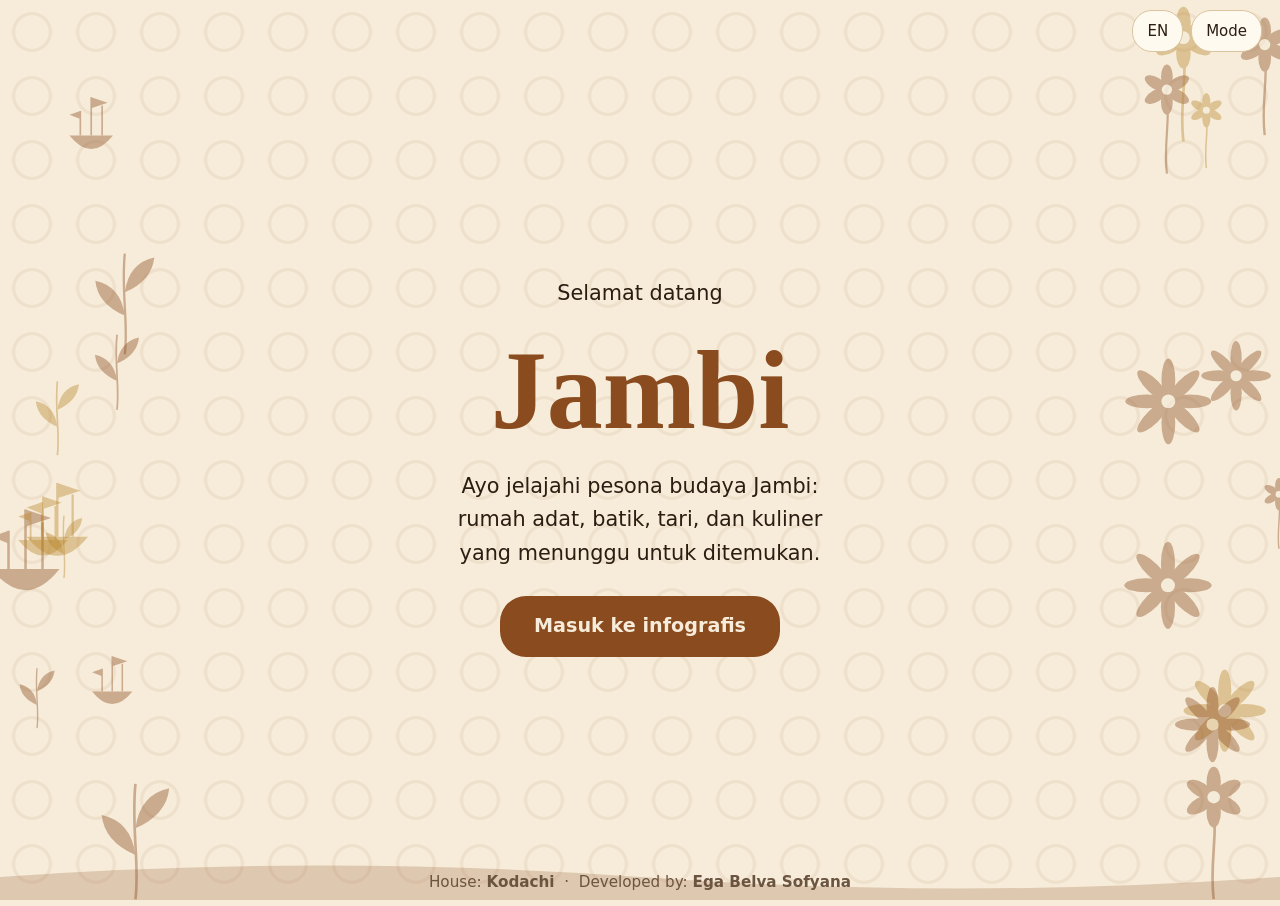
<file: index.html>
<!DOCTYPE html>
<html lang="id">
<head>
<meta charset="utf-8">
<meta name="viewport" content="width=device-width, initial-scale=1">
<title>Jambi — Pesona Budaya</title>
<link rel="stylesheet" href="css/style.css">
</head>
<body>
<div class="deco" id="deco" aria-hidden="true"><svg class="wv" id="wv" viewBox="0 0 200 40" preserveAspectRatio="none"><path fill="currentColor" d="M0 20Q25 0 50 20T100 20T150 20T200 20V40H0Z"/></svg></div>
<div class="bar"><button id="tl"></button><button id="tt"></button></div>
<main class="lp"><p id="kick"></p><h1>Jambi</h1><p id="msg"></p><a class="btn" id="go" href="budaya.html"></a>
<footer>House: <b>Kodachi</b> &nbsp;·&nbsp; Developed by: <b>Ega Belva Sofyana</b></footer></main>
<script src="js/deco.js"></script>
<script src="js/landing.js"></script>
</body>
</html>
</file>
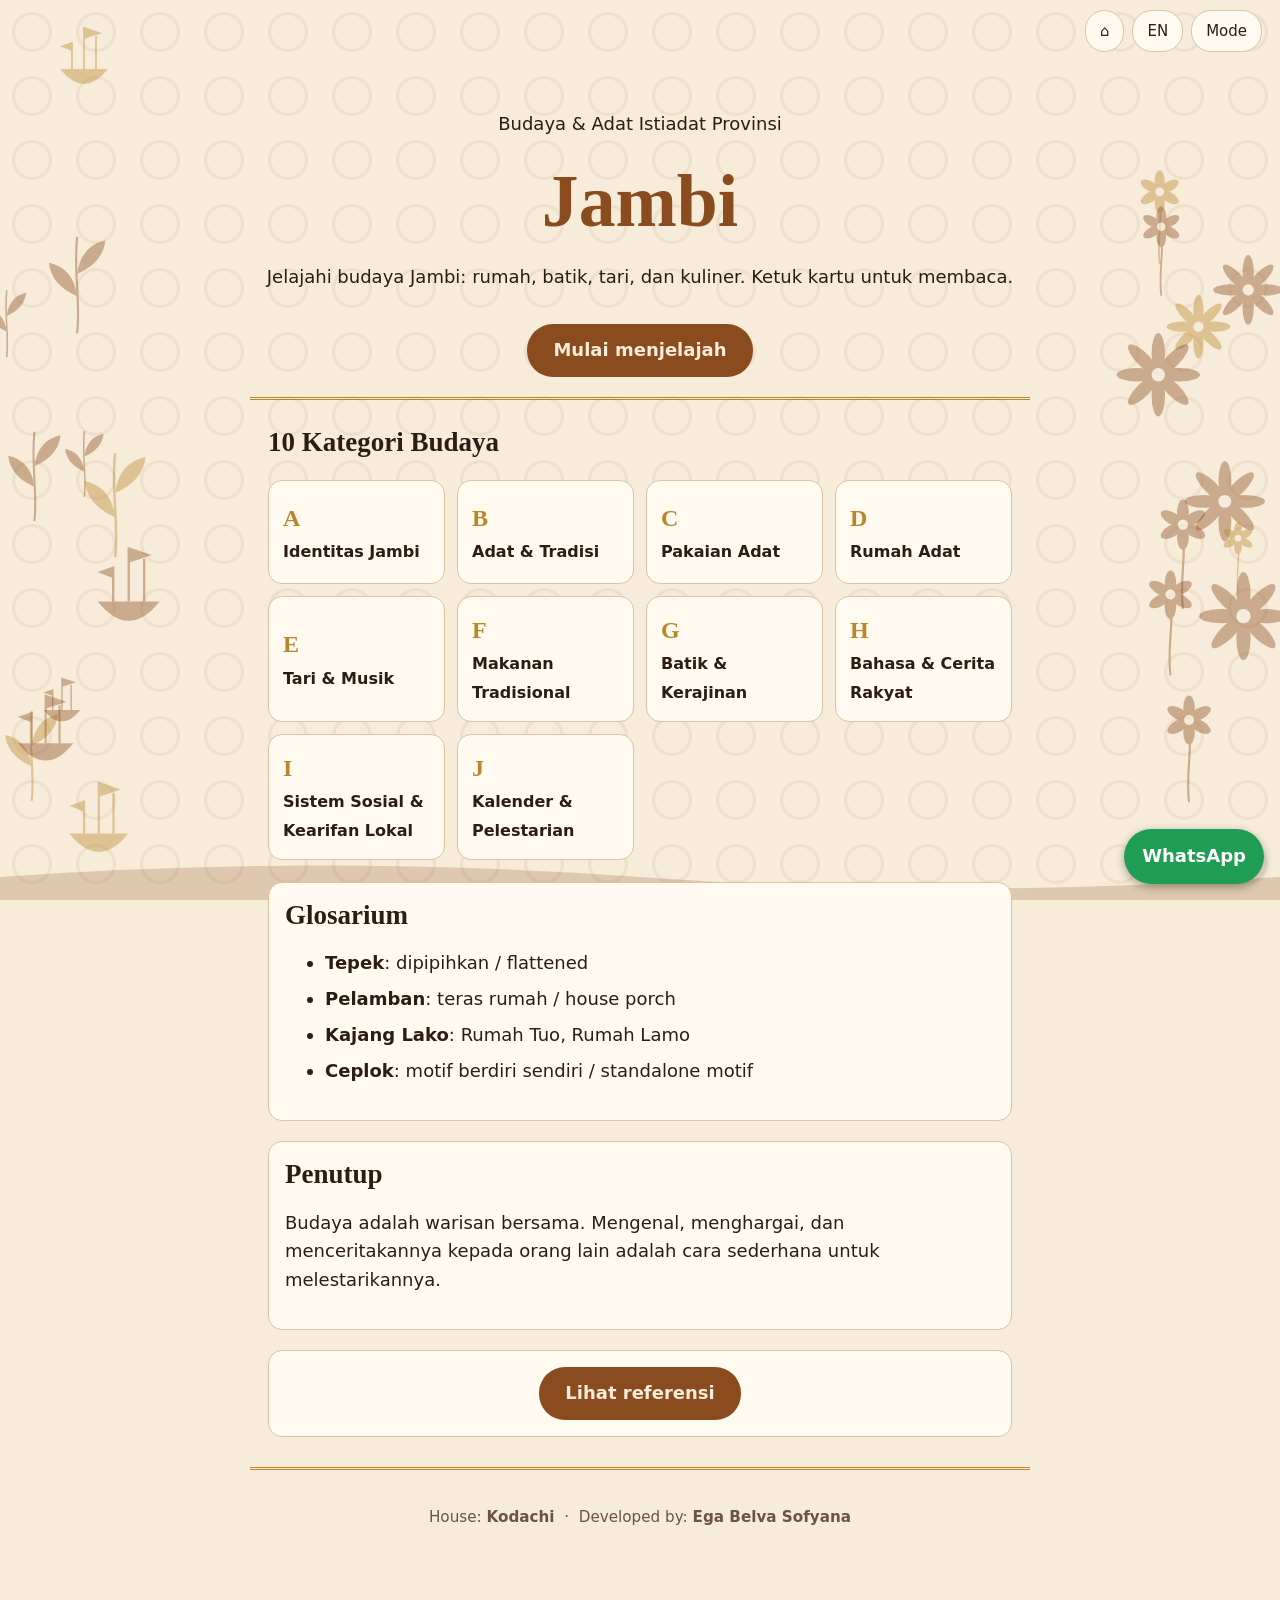
<file: budaya.html>
<!DOCTYPE html>
<html lang="id">
<head>
<meta charset="utf-8">
<meta name="viewport" content="width=device-width, initial-scale=1">
<title>Jambi — Budaya &amp; Adat Istiadat</title>
<link rel="stylesheet" href="css/style.css">
</head>
<body>
<div class="deco" id="deco" aria-hidden="true"><svg class="wv" id="wv" viewBox="0 0 200 40" preserveAspectRatio="none"><path fill="currentColor" d="M0 20Q25 0 50 20T100 20T150 20T200 20V40H0Z"/></svg></div>
<div class="bar"><a class="hm" href="index.html">⌂</a><button id="tl"></button><button id="tt"></button></div>
<header class="hero" id="home">
<p id="kick"></p><h1>Jambi</h1><p id="intro"></p><a class="btn" href="#cats" id="go"></a>
</header>
<main>
<h2 id="h2c" style="margin-top:26px"></h2>
<div class="grid" id="cats"></div>
<section class="sec"><h2 id="gh"></h2><ul id="gl"></ul></section>
<section class="sec"><h2 id="ch"></h2><p id="cp"></p></section>
<section class="sec" id="ref" style="text-align:center"><button class="btn" id="rb" style="margin:0"></button><div id="rw" hidden style="text-align:left"><h2 id="rh" style="margin-top:16px"></h2><p class="note" id="rn"></p><ul id="rl"></ul></div></section>
</main>
<footer><p>House: <b>Kodachi</b> &nbsp;·&nbsp; Developed by: <b>Ega Belva Sofyana</b></p></footer>
<aside class="sheet" id="sh" role="dialog" aria-modal="true"></aside>
<a class="wa" id="wa" href="#" target="_blank" rel="noopener">WhatsApp</a>
<script src="js/deco.js"></script>
<script src="js/app.js"></script>
</body>
</html>
</file>
<file: css/style.css>
:root{--bg:#f6ecd9;--card:#fffaf0;--tx:#2b1d12;--mu:#6b5440;--ac:#8a4b1f;--gd:#b8862b;--ln:#d9c3a0;--fl:#8a4b1f}
@media(prefers-color-scheme:dark){:root:not([data-theme=light]){--bg:#1b130d;--card:#2a1d14;--tx:#f3e6cf;--mu:#c9b394;--ac:#e0a458;--gd:#d4a53c;--ln:#4a3828;--fl:#e0a458}}
:root[data-theme=dark]{--bg:#1b130d;--card:#2a1d14;--tx:#f3e6cf;--mu:#c9b394;--ac:#e0a458;--gd:#d4a53c;--ln:#4a3828;--fl:#e0a458}
*{box-sizing:border-box}html{scroll-behavior:smooth}
body{margin:0;background:var(--bg);color:var(--tx);font:18px/1.6 system-ui,sans-serif}
h1,h2,h3{font-family:Georgia,"Times New Roman",serif;line-height:1.2;margin:0 0 .5em}
.deco{position:fixed;inset:0;pointer-events:none;z-index:0;overflow:hidden}
.fl{position:absolute;opacity:.4;color:var(--fl)}
.fl svg{width:100%;height:100%;overflow:visible;animation:sway var(--d) ease-in-out infinite alternate;transform-origin:50% 100%}
.pt{animation:bloom var(--e) ease-in-out infinite alternate;transform-origin:50% 30%}
@keyframes sway{from{transform:rotate(-9deg)}to{transform:rotate(9deg)}}
@keyframes bloom{from{transform:scale(.25)}to{transform:scale(1)}}
.wv{position:absolute;left:0;bottom:0;width:200%;height:46px;color:var(--ac);opacity:.22;animation:wave var(--d) linear infinite}
@keyframes wave{to{transform:translateX(-50%)}}
@media(prefers-reduced-motion:reduce){.fl svg,.pt,.wv{animation:none}.pt{transform:none}}
header,main,footer{position:relative;z-index:1;max-width:780px;margin:auto;padding:0 18px}
.bar{position:sticky;top:0;z-index:5;display:flex;justify-content:flex-end;gap:8px;padding:10px 18px;max-width:none}
.bar button,.sheet button.x{font:inherit;font-size:15px;border:1px solid var(--ln);background:var(--card);color:var(--tx);border-radius:20px;padding:8px 14px;cursor:pointer}
.hero{text-align:center;padding:30px 0 20px;border-bottom:3px double var(--gd)}
.hero h1{font-size:clamp(2.6rem,12vw,4.6rem);color:var(--ac);margin:0}
.btn{display:inline-block;margin-top:14px;background:var(--ac);color:var(--bg);border-radius:26px;padding:12px 26px;text-decoration:none;font-weight:700}
.grid{display:grid;grid-template-columns:repeat(auto-fill,minmax(160px,1fr));gap:12px;margin:22px 0}
.card{font:inherit;text-align:left;background:var(--card);color:var(--tx);border:1px solid var(--ln);border-radius:14px;padding:14px;cursor:pointer;min-height:104px}
.card b{display:block;font-size:1.5rem;color:var(--gd);font-family:Georgia,serif}
.card span{font-size:1rem;font-weight:600}
.sheet{position:fixed;inset:0;overflow:auto;z-index:20;background:var(--bg);padding:0 18px 90px;transform:translateX(105%);transition:transform .3s}.sheet>*{max-width:780px;margin-left:auto;margin-right:auto}.bk{position:sticky;top:0;z-index:2;background:var(--bg);padding:12px 0}.ph{width:100%;height:auto;max-height:46vh;object-fit:cover;border-radius:8px;display:block}.ph+svg{display:none}.cr{font-size:.8rem;color:var(--mu)}
.sheet.on{transform:none}
.sheet .x{float:none}
.fig{margin:10px 0;border:1px solid var(--ln);border-radius:12px;padding:8px;background:linear-gradient(var(--bg),var(--card));color:var(--ac)}.fig svg{width:100%;height:auto;display:block}
.fl svg{fill:currentColor}.deco{color:var(--ac)}
.deco::before{content:"";position:absolute;inset:0;opacity:.07;background:radial-gradient(circle,transparent 36%,currentColor 38% 43%,transparent 45%) 0 0/64px 64px;animation:dr 40s linear infinite}
@keyframes dr{to{background-position:64px 64px}}
.sw{animation:sw2 3s ease-in-out infinite alternate;transform-box:fill-box;transform-origin:50% 100%}
.pu{animation:pu 2.4s ease-in-out infinite alternate;transform-box:fill-box;transform-origin:center}
.fy{animation:fy 3s ease-in-out infinite alternate}
.rt{animation:rt 14s linear infinite;transform-box:fill-box;transform-origin:center}
.wx{animation:wx 3s linear infinite}
.st{animation:st 3s ease-in infinite}
@keyframes sw2{from{transform:rotate(-8deg)}to{transform:rotate(8deg)}}
@keyframes pu{from{transform:scale(.85)}to{transform:scale(1.12)}}
@keyframes fy{to{transform:translateY(-6px)}}
@keyframes rt{to{transform:rotate(360deg)}}
@keyframes wx{to{transform:translateX(-40px)}}
@keyframes st{0%{transform:translateY(6px);opacity:0}40%{opacity:.9}100%{transform:translateY(-12px);opacity:0}}
@media(prefers-reduced-motion:reduce){.sw,.pu,.fy,.rt,.wx,.st,.deco::before{animation:none}}
button.btn{border:0;font:inherit;font-weight:700;cursor:pointer}
.note{font-size:.9rem;color:var(--mu);border-left:4px solid var(--gd);padding-left:10px}
.sec{background:var(--card);border:1px solid var(--ln);border-radius:14px;padding:16px;margin:20px 0}
.sec li,.sheet li{margin:.4em 0}.sec a{color:var(--ac);word-break:break-word}
footer{text-align:center;padding:20px 18px 110px;border-top:3px double var(--gd);margin-top:30px;color:var(--mu);font-size:.95rem}
.wa{position:fixed;right:16px;bottom:16px;z-index:30;background:#1f9d55;color:#fff;border-radius:30px;padding:13px 18px;font-weight:700;text-decoration:none;box-shadow:0 3px 10px #0005}

.hm{text-decoration:none;font-size:15px;border:1px solid var(--ln);background:var(--card);color:var(--tx);border-radius:20px;padding:8px 14px}
.lp{min-height:calc(100vh - 56px);display:flex;flex-direction:column;align-items:center;justify-content:center;text-align:center;padding:24px 18px 70px;position:relative}
.lp h1{font-size:clamp(3.4rem,18vw,7rem);color:var(--ac);margin:0}.lp p{max-width:30ch;font-size:1.3rem;margin:.6em 0}
.lp .btn{font-size:1.2rem;padding:15px 34px}.lp footer{position:absolute;bottom:0;left:0;right:0;border:0;padding:12px 18px;margin:0}
</file>
